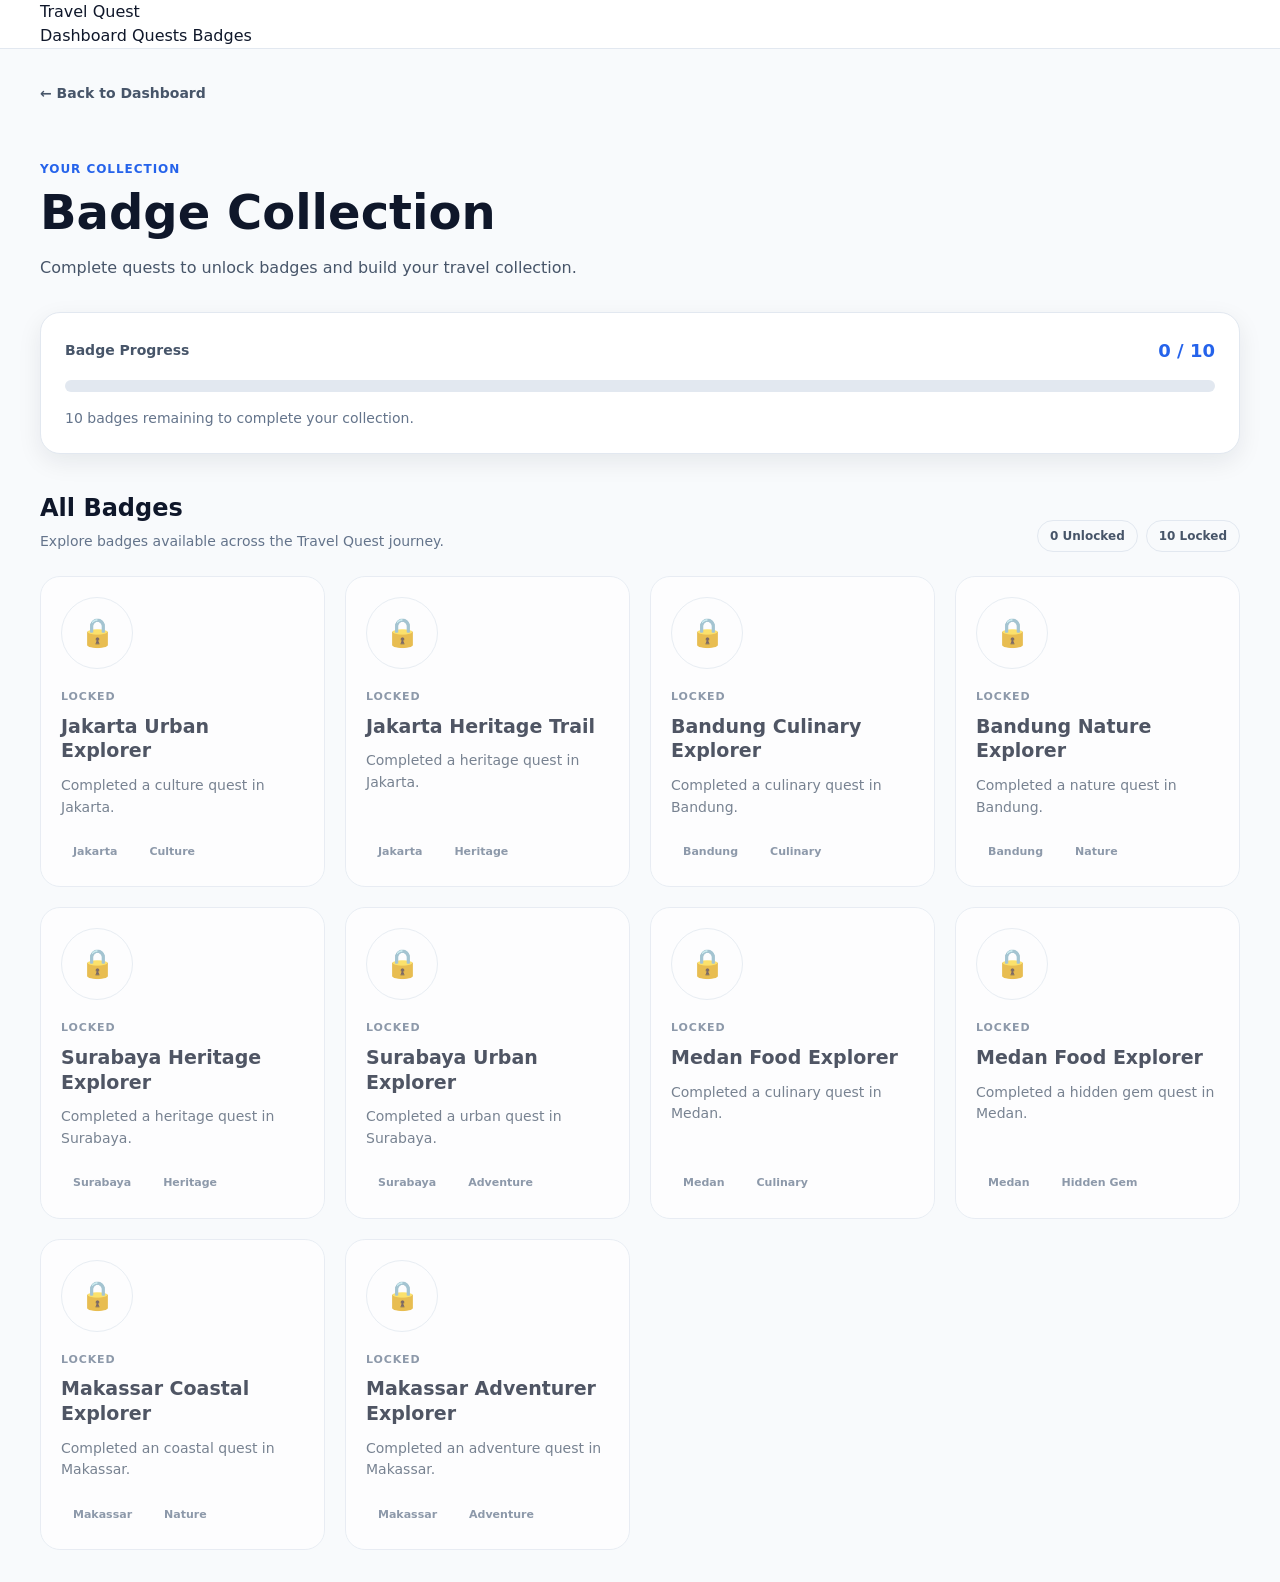
<file: badges.html>
<!DOCTYPE html>
<html lang="en">
    <head>
        <meta charset="UTF-8">
        <meta name="viewport" content="width=device-width, initial-scale=1.0">
        <meta name="description" content="Travel Quest badge collection">
        <title>Badge Collection — Travel Quest</title>
        <link rel="stylesheet" href="./css/reset.css">
        <link rel="stylesheet" href="./css/variables.css">
        <link rel="stylesheet" href="./css/components.css">
        <link rel="stylesheet" href="./css/main.css">
    </head>

    <body>
        <header class="site-header">
            <div class="container">
                <nav class="site-nav" aria-label="Main navigation">
                    <a class="site-logo" href="./index.html" aria-label="Travel Quest home">Travel Quest</a>
                    <div class="site-nav-links">
                        <a href="./index.html">Dashboard</a>
                        <a href="./index.html#quests">Quests</a>
                        <a href="./badges.html" aria-current="page">Badges</a>
                    </div>
                </nav>
            </div>
        </header>

        <main id="badge-app" class="badge-page">
            <div class="container">
                <a class="back-link" href="./index.html">← Back to Dashboard</a>
                <header class="badge-page-header">
                    <div>
                        <p class="section-eyebrow">Your Collection</p>
                        <h1 class="page-title">Badge Collection</h1>
                        <p class="page-description">Complete quests to unlock badges and build your travel collection.</p>
                    </div>
                </header>

                <section class="badge-progress-card" aria-labelledby="badge-progress-title">
                    <div class="badge-progress-content">
                        <div>
                            <span id="badge-progress-title" class="badge-progress-label">Badge Progress</span>
                            <strong id="badge-progress-count" class="badge-progress-count">0 / 0</strong>
                        </div>

                        <div class="badge-progress-track" role="progressbar" aria-valuemin="0" aria-valuemax="100" aria-valuenow="0" aria-label="Badge collection progress" id="badge-progress-bar-wrapper">
                            <div id="badge-progress-bar" class="badge-progress-bar"></div>
                        </div>

                        <p id="badge-progress-description" class="badge-progress-description">Start completing quests to unlock your first badge. </p>
                    </div>
                </section>

                <section class="badge-collection-section" aria-labelledby="all-badges-title">
                    <header class="section-header">
                        <div>
                            <h2 id="all-badges-title" class="section-title">All Badges</h2>
                            <p class="section-description">Explore badges available across the Travel Quest journey.</p>
                        </div>

                        <div id="badge-filter-summary" class="badge-filter-summary"></div>
                    </header>

                    <div id="badge-grid" class="badge-grid"></div>
                </section>
            </div>
        </main>

        <script type="module" src="./js/pages/badges.js"></script>
    </body>
</html>
</file>
<file: css/variables.css>
:root {
    --color-primary: #2563EB;
    --color-primary-dark: #1D4ED8;
    --color-primary-light: #DBEAFE;

    --color-bg: #F8FAFC;
    --color-surface: #FFFFFF;

    --color-text: #0F172A;
    --color-text-secondary: #475569;
    --color-text-muted: #64748B;

    --color-border: #E2E8F0;

    --color-success: #16A34A;
    --color-warning: #F59E0B;
    --color-danger: #DC2626;

    --color-xp: #D97706;
    --color-xp-bg: #FEF3C7;

    --radius-sm: 8px;
    --radius-md: 12px;
    --radius-lg: 20px;
    --radius-xl: 28px;

    --shadow-sm: 0 1px 3px rgb(15 23 42 / 0.08);
    --shadow-md: 0 8px 24px rgb(15 23 42 / 0.08);

    --container-width: 1200px;

    --space-1: 4px;
    --space-2: 8px;
    --space-3: 12px;
    --space-4: 16px;
    --space-5: 20px;
    --space-6: 24px;
    --space-8: 32px;
    --space-10: 40px;
    --space-12: 48px;
    --space-16: 64px;
}
</file>
<file: css/components.css>
[hidden] {
    display: none !important;
}

button:disabled {
    cursor: not-allowed;
    opacity: 0.5;
}
</file>
<file: css/main.css>
body {
    background: var(--color-bg);
    color: var(--color-text);
    font-family:
        Inter,
        ui-sans-serif,
        system-ui,
        -apple-system,
        BlinkMacSystemFont,
        "Segoe UI",
        sans-serif;
    line-height: 1.5;
}

.container {
    width: min(
        calc(100% - 32px),
        var(--container-width)
    );
    margin-inline: auto;
}

/* ==============================
    Header
================================= */

.site-header {
    position: sticky;
    top: 0;
    z-index: 100;
    background: rgb(255 255 255 / 92%);
    border-bottom: 1px solid var(--color-border);
    backdrop-filter: blur(12px);
}

.header-inner {
    min-height: 72px;
    display: flex;
    align-items: center;
    justify-content: space-between;
    gap: var(--space-6);
}

.brand {
    display: inline-flex;
    align-items: center;
    gap: var(--space-3);
    font-weight: 800;
}

.brand-mark {
    width: 36px;
    height: 36px;
    display: grid;
    place-items: center;
    border-radius: var(--radius-sm);
    background: var(--color-primary);
    color: white;
    font-size: 12px;
}

.brand-name {
    font-size: 18px;
}

.main-nav {
    display: flex;
    align-items: center;
    gap: var(--space-6);
}

.nav-link {
    color: var(--color-text-muted);
    font-size: 14px;
    font-weight: 600;
}

.nav-link:hover,
.nav-link.active {
    color: var(--color-primary);
}

.profile-button {
    display: inline-flex;
    align-items: center;
    gap: var(--space-2);
    padding: 4px 10px 4px 4px;
    border: 1px solid var(--color-border);
    border-radius: 999px;
    background: var(--color-surface);
    color: var(--color-text);
}

.profile-avatar {
    width: 32px;
    height: 32px;
    display: grid;
    place-items: center;
    border-radius: 50%;
    background: var(--color-primary-light);
    color: var(--color-primary);
    font-size: 13px;
    font-weight: 700;
}

.profile-name {
    font-size: 13px;
    font-weight: 600;
}

/* ==============================
    Dashboard
================================= */

.dashboard {
    padding-block: var(--space-12);
}

.dashboard-hero {
    display: grid;
    grid-template-columns: 1fr auto;
    align-items: center;
    gap: var(--space-8);
    margin-bottom: var(--space-10);
}

.eyebrow {
    margin: 0 0 var(--space-2);
    color: var(--color-primary);
    font-size: 13px;
    font-weight: 700;
    text-transform: uppercase;
    letter-spacing: 0.08em;
}

.dashboard-title {
    max-width: 700px;
    margin: 0;
    font-size: clamp(32px, 5vw, 52px);
    line-height: 1.05;
    letter-spacing: -0.03em;
}

.dashboard-description {
    max-width: 620px;
    margin: var(--space-4) 0 0;
    color: var(--color-text-secondary);
    font-size: 17px;
}

/* ==============================
    XP Card
================================= */

.xp-card {
    min-width: 220px;
    padding: var(--space-6);
    border-radius: var(--radius-lg);
    background: var(--color-surface);
    border: 1px solid var(--color-border);
    box-shadow: var(--shadow-sm);
}

.xp-card-label {
    color: var(--color-text-muted);
    font-size: 13px;
    font-weight: 600;
}

.xp-card-value {
    margin-top: var(--space-2);
    color: var(--color-xp);
    font-size: 32px;
    line-height: 1;
    font-weight: 800;
}

.xp-card-meta {
    margin-top: var(--space-2);
    color: var(--color-text-muted);
    font-size: 12px;
}

/* ==============================
    Stats
================================= */

.stats-grid {
    display: grid;
    grid-template-columns: repeat(3, 1fr);
    gap: var(--space-4);
    margin-bottom: var(--space-12);
}

.stat-card {
    padding: var(--space-6);
    background: var(--color-surface);
    border: 1px solid var(--color-border);
    border-radius: var(--radius-lg);
    box-shadow: var(--shadow-sm);
}

.stat-label {
    color: var(--color-text-muted);
    font-size: 13px;
    font-weight: 600;
}

.stat-value {
    margin-top: var(--space-2);
    font-size: 28px;
    font-weight: 800;
}

/* ==============================
    Section
================================= */

.dashboard-section {
    margin-top: var(--space-12);
}

.section-header {
    display: flex;
    align-items: end;
    justify-content: space-between;
    gap: var(--space-4);
    margin-bottom: var(--space-6);
}

.section-title {
    margin: 0;
    font-size: 24px;
    line-height: 1.2;
}

.section-description {
    margin: var(--space-2) 0 0;
    color: var(--color-text-muted);
    font-size: 14px;
}

/* ==============================
    Cities
================================= */

.city-grid {
    display: grid;
    grid-template-columns: repeat(5, 1fr);
    gap: var(--space-4);
}

.city-card {
    position: relative;
    min-height: 180px;
    display: flex;
    align-items: end;
    overflow: hidden;
    border-radius: var(--radius-lg);
    background: #cbd5e1;
}

.city-card-image {
    position: absolute;
    inset: 0;
    width: 100%;
    height: 100%;
    object-fit: cover;
}

.city-card::before {
    content: "";
    position: absolute;
    inset: 0;
    z-index: 1;
    background:
        linear-gradient(
            to top,
            rgb(0 0 0 / 70%),
            rgb(0 0 0 / 5%)
        );
}

.city-card-content {
    position: relative;
    z-index: 2;
    width: 100%;
    padding: var(--space-5);
    color: white;
}

.city-name {
    margin: 0;
    font-size: 20px;
    font-weight: 800;
}

.city-description {
    margin: var(--space-1) 0 0;
    font-size: 12px;
    opacity: 0.85;
}

/* ==============================
    Quest
================================= */

.quest-grid {
    display: grid;
    grid-template-columns: repeat(2, 1fr);
    gap: var(--space-5);
}

.quest-filters {
    display: grid;
    grid-template-columns: repeat(2, minmax(0, 1fr));
    gap: var(--space-4);
    margin-bottom: var(--space-6);
}

.filter-group {
    display: flex;
    flex-direction: column;
    gap: var(--space-2);
}

.filter-label {
    color: var(--color-text-secondary);
    font-size: 12px;
    font-weight: 700;
}

.filter-select {
    width: 100%;
    min-height: 44px;
    padding-inline: var(--space-4);
    border: 1px solid var(--color-border);
    border-radius: var(--radius-md);
    background: var(--color-surface);
    color: var(--color-text);
    cursor: pointer;
}

.filter-select:focus-visible {
    outline: 3px solid rgb(37 99 235 / 20%);
    outline-offset: 2px;
}

.quest-result-count {
    margin-bottom: var(--space-4);
    color: var(--color-text-muted);
    font-size: 13px;
}

.quest-card {
    padding: var(--space-6);
    background: var(--color-surface);
    border: 1px solid var(--color-border);
    border-radius: var(--radius-lg);
    box-shadow: var(--shadow-sm);
    transition:
        transform 150ms ease,
        box-shadow 150ms ease;
}

.quest-card:hover {
    transform: translateY(-2px);
    box-shadow: var(--shadow-md);
}

.quest-card-header {
    display: flex;
    align-items: start;
    justify-content: space-between;
    gap: var(--space-4);
}

.quest-category {
    display: inline-flex;
    padding: 5px 10px;
    border-radius: 999px;
    background: var(--color-primary-light);
    color: var(--color-primary);
    font-size: 11px;
    font-weight: 700;
    text-transform: uppercase;
}

.quest-title {
    margin: var(--space-3) 0 0;
    font-size: 20px;
    line-height: 1.25;
}

.quest-description {
    margin: var(--space-3) 0 0;
    color: var(--color-text-secondary);
    font-size: 14px;
}

.quest-meta {
    display: flex;
    align-items: center;
    justify-content: space-between;
    margin-top: var(--space-6);
    padding-top: var(--space-5);
    border-top: 1px solid var(--color-border);
}

.quest-tasks {
    color: var(--color-text-muted);
    font-size: 13px;
}

.quest-xp {
    color: var(--color-xp);
    font-size: 14px;
    font-weight: 800;
}

.quest-status {
    display: inline-flex;
    padding: 5px 10px;
    border-radius: 999px;
    font-size: 11px;
    font-weight: 700;
}

.quest-status.completed {
    background: #dcfce7;
    color: #166534;
}

.quest-button {
    margin-top: var(--space-5);
    width: 100%;
    min-height: 44px;
    border: 0;
    border-radius: var(--radius-md);
    background: var(--color-primary);
    color: white;
    font-size: 14px;
    font-weight: 700;
}

.quest-button:hover {
    background: var(--color-primary-dark);
}

.quest-button:disabled {
    background: #e2e8f0;
    color: #64748b;
    opacity: 1;
}

.quest-detail {
    padding-block: var(--space-10);
}

.back-link {
    display: inline-flex;
    align-items: center;
    margin-bottom: var(--space-8);
    color: var(--color-text-secondary);
    font-size: 14px;
    font-weight: 600;
}

.back-link:hover {
    color: var(--color-primary);
}

.quest-detail-header {
    max-width: 800px;
    margin-bottom: var(--space-8);
}

.quest-detail-title {
    margin: var(--space-4) 0 0;
    font-size: clamp(32px, 5vw, 48px);
    line-height: 1.1;
    letter-spacing: -0.03em;
}

.quest-detail-description {
    max-width: 700px;
    margin: var(--space-4) 0 0;
    color: var(--color-text-secondary);
    font-size: 17px;
}

.quest-detail-meta {
    display: flex;
    flex-wrap: wrap;
    gap: var(--space-3);
    margin-top: var(--space-6);
    color: var(--color-text-muted);
    font-size: 13px;
}

.quest-detail-meta span,
.quest-detail-meta strong {
    padding: 6px 10px;
    border-radius: 999px;
    background: var(--color-surface);
    border: 1px solid var(--color-border);
}

.quest-detail-meta strong {
    color: var(--color-xp);
    background: var(--color-xp-bg);
}

.tasks-section {
    max-width: 800px;
}

.task-list {
    display: flex;
    flex-direction: column;
    gap: var(--space-3);
    margin: 0;
    padding: 0;
    list-style: none;
}

.task-item {
    display: flex;
    align-items: center;
    gap: var(--space-4);
    min-height: 80px;
    padding: var(--space-4);
    background: var(--color-surface);
    border: 1px solid var(--color-border);
    border-radius: var(--radius-md);
    box-shadow: var(--shadow-sm);
    transition:
        border-color 150ms ease,
        background-color 150ms ease;
}

.task-item:hover {
    border-color: #bfdbfe;
}

.task-item.completed {
    background: #f8fafc;
}

.task-button {
    flex: 0 0 auto;
    width: 36px;
    height: 36px;
    display: grid;
    place-items: center;
    padding: 0;
    border: 2px solid #cbd5e1;
    border-radius: 50%;
    background: white;
    transition:
        background-color 150ms ease,
        border-color 150ms ease;
}

.task-button:hover:not(:disabled) {
    border-color: var(--color-primary);
}

.task-button:focus-visible {
    outline: 3px solid rgb(37 99 235 / 20%);
    outline-offset: 2px;
}

.task-button:disabled {
    cursor: default;
}

.task-check {
    color: white;
    font-size: 16px;
    font-weight: 800;
}

.task-item.completed .task-button {
    border-color: var(--color-success);
    background: var(--color-success);
}

.task-content {
    min-width: 0;
    flex: 1;
}

.task-number {
    color: var(--color-text-muted);
    font-size: 11px;
    font-weight: 700;
    text-transform: uppercase;
    letter-spacing: 0.05em;
}

.task-title {
    margin: 2px 0 0;
    font-size: 16px;
    line-height: 1.3;
}

.task-item.completed .task-title {
    color: var(--color-text-muted);
    text-decoration: line-through;
}

.task-completed-label {
    color: var(--color-success);
    font-size: 12px;
    font-weight: 700;
}

.quest-button:focus-visible,
.profile-button:focus-visible,
.nav-link:focus-visible {
    outline: 3px solid rgb(37 99 235 / 30%);
    outline-offset: 3px;
}

.empty-state {
    padding: var(--space-12);
    border: 1px dashed var(--color-border);
    border-radius: var(--radius-lg);
    background: var(--color-surface);
    text-align: center;
}

.empty-state-title {
    margin: 0;
    font-size: 18px;
}

.empty-state-description {
    margin: var(--space-2) 0 0;
    color: var(--color-text-muted);
    font-size: 14px;
}

.quest-progress-section {
    max-width: 800px;
    margin-bottom: var(--space-10);
    padding: var(--space-6);
    background: var(--color-surface);
    border: 1px solid var(--color-border);
    border-radius: var(--radius-lg);
    box-shadow: var(--shadow-sm);
}

.progress-header {
    display: flex;
    align-items: center;
    justify-content: space-between;
    margin-bottom: var(--space-3);
    font-size: 14px;
}

.progress-header strong {
    color: var(--color-primary);
}

.progress-track {
    width: 100%;
    height: 10px;
    overflow: hidden;
    border-radius: 999px;
    background: #e2e8f0;
}

.progress-bar {
    height: 100%;
    border-radius: inherit;
    background: var(--color-primary);
    transition: width 200ms ease;
}

.progress-percentage {
    margin: var(--space-2) 0 0;
    color: var(--color-text-muted);
    font-size: 12px;
}

.sr-only {
    position: absolute;
    width: 1px;
    height: 1px;
    padding: 0;
    margin: -1px;
    overflow: hidden;
    clip: rect(0, 0, 0, 0);
    white-space: nowrap;
    border: 0;
}

/* =========================================================
    QUEST COMPLETION
   ========================================================= */

.quest-completion {
    padding-block: var(--space-12);
}

.completion-card {
    width: min(100%, 640px);
    margin-inline: auto;
    padding: clamp(
        var(--space-8),
        6vw,
        var(--space-12)
    );
    text-align: center;
    background: var(--color-surface);
    border: 1px solid var(--color-border);
    border-radius: var(--radius-lg);
    box-shadow: var(--shadow-md);
}

.completion-icon {
    width: 72px;
    height: 72px;
    display: grid;
    place-items: center;
    margin-inline: auto;
    margin-bottom: var(--space-5);
    border-radius: 50%;
    background: var(--color-success);
    color: #ffffff;
    font-size: 32px;
    font-weight: 800;
}

.completion-eyebrow {
    margin: 0;
    color: var(--color-success);
    font-size: 12px;
    font-weight: 800;
    text-transform: uppercase;
    letter-spacing: 0.08em;
}

.completion-title {
    margin: var(--space-3) 0 0;
    font-size: clamp(
        28px,
        5vw,
        40px
    );
    line-height: 1.15;
}

.completion-description {
    max-width: 500px;
    margin: var(--space-4) auto 0;
    color: var(--color-text-secondary);
    font-size: 16px;
    line-height: 1.6;
}

.reward-summary {
    display: grid;
    gap: var(--space-3);
    margin-top: var(--space-8);
}

.reward-item {
    display: flex;
    align-items: center;
    justify-content: space-between;
    gap: var(--space-4);
    padding: var(--space-4);
    background: var(--color-background);
    border: 1px solid var(--color-border);
    border-radius: var(--radius-md);
    text-align: left;
}

.reward-label {
    color: var(--color-text-muted);
    font-size: 13px;
}

.reward-value {
    color: var(--color-primary);
    font-size: 15px;
    font-weight: 800;
    text-align: right;
}

.completion-actions {
    display: flex;
    flex-wrap: wrap;
    justify-content: center;
    gap: var(--space-3);
    margin-top: var(--space-8);
}

.secondary-button {
    min-height: 44px;
    display: inline-flex;
    align-items: center;
    justify-content: center;
    padding-inline: var(--space-5);
    border: 1px solid var(--color-border);
    border-radius: var(--radius-md);
    background: var(--color-surface);
    color: var(--color-text);
    font-size: 14px;
    font-weight: 700;
    text-decoration: none;
    transition:
        background-color 150ms ease,
        border-color 150ms ease;
}

.secondary-button:hover {
    background: var(--color-background);
    border-color: var(--color-text-muted);
}

/* =========================================================
   BADGE COLLECTION
   ========================================================= */

.badge-page {
    padding-block: var(--space-8);
}

.badge-page-header {
    margin-top: var(--space-6);
    margin-bottom: var(--space-8);
}

.section-eyebrow {
    margin: 0 0 var(--space-2);
    color: var(--color-primary);
    font-size: 12px;
    font-weight: 800;
    letter-spacing: 0.08em;
    text-transform: uppercase;
}

.page-title {
    margin: 0;
    font-size: clamp(32px, 5vw, 48px);
    line-height: 1.1;
}

.page-description {
    max-width: 640px;
    margin: var(--space-4) 0 0;
    color: var(--color-text-secondary);
    font-size: 16px;
    line-height: 1.6;
}

/* =========================================================
    BADGE PROGRESS
   ========================================================= */

.badge-progress-card {
    margin-bottom: var(--space-10);
    padding: var(--space-6);
    background: var(--color-surface);
    border: 1px solid var(--color-border);
    border-radius: var(--radius-lg);
    box-shadow: var(--shadow-md);
}

.badge-progress-content {
    display: grid;
    gap: var(--space-4);
}

.badge-progress-content > div:first-child {
    display: flex;
    align-items: center;
    justify-content: space-between;
    gap: var(--space-4);
}

.badge-progress-label {
    color: var(--color-text-secondary);
    font-size: 14px;
    font-weight: 700;
}

.badge-progress-count {
    color: var(--color-primary);
    font-size: 18px;
    font-weight: 800;
}

.badge-progress-track {
    width: 100%;
    height: 12px;
    overflow: hidden;
    background: var(--color-border);
    border-radius: 999px;
}

.badge-progress-bar {
    width: 0;
    height: 100%;
    background: var(--color-primary);
    border-radius: inherit;
    transition: width 250ms ease;
}

.badge-progress-description {
    margin: 0;
    color: var(--color-text-muted);
    font-size: 14px;
    line-height: 1.5;
}

/* =========================================================
    BADGE COLLECTION HEADER
   ========================================================= */

.badge-filter-summary {
    display: flex;
    flex-wrap: wrap;
    gap: var(--space-2);
}

.badge-filter-summary span {
    display: inline-flex;
    align-items: center;
    min-height: 32px;
    padding-inline: var(--space-3);
    background: var(--color-background);
    border: 1px solid var(--color-border);
    border-radius: 999px;
    color: var(--color-text-secondary);
    font-size: 12px;
    font-weight: 700;
}

/* =========================================================
    BADGE GRID
   ========================================================= */

.badge-grid {
    display: grid;
    grid-template-columns: repeat(auto-fill, minmax(260px, 1fr));
    gap: var(--space-5);
}

/* =========================================================
    BADGE CARD
   ========================================================= */

.badge-card {
    min-height: 280px;
    display: flex;
    flex-direction: column;
    padding: var(--space-5);
    background: var(--color-surface);
    border: 1px solid var(--color-border);
    border-radius: var(--radius-lg);
    transition:
        transform 150ms ease,
        box-shadow 150ms ease,
        border-color 150ms ease;
}

.badge-card:hover {
    transform: translateY(-2px);
    box-shadow: var(--shadow-md);
}

.badge-card--unlocked {
    border-color: var(--color-primary);
}

.badge-card--locked {
    opacity: 0.72;
}

.badge-card-icon {
    width: 72px;
    height: 72px;
    display: grid;
    place-items: center;
    margin-bottom: var(--space-5);
    background: var(--color-background);
    border: 1px solid var(--color-border);
    border-radius: 50%;
    color: var(--color-primary);
    font-size: 28px;
    font-weight: 800;
}

.badge-card--unlocked
.badge-card-icon {
    background: color-mix(in srgb, var(--color-primary) 10%, var(--color-surface));
    border-color: var(--color-primary);
}

.badge-card-content {
    display: flex;
    flex: 1;
    flex-direction: column;
}

.badge-status {
    margin-bottom: var(--space-2);
    color: var(--color-text-muted);
    font-size: 11px;
    font-weight: 800;
    letter-spacing: 0.08em;
    text-transform: uppercase;
}

.badge-card--unlocked
.badge-status {
    color: var(--color-success);
}

.badge-card-title {
    margin: 0;
    font-size: 19px;
    line-height: 1.3;
}

.badge-card-description {
    margin: var(--space-3) 0 0;
    color: var(--color-text-secondary);
    font-size: 14px;
    line-height: 1.55;
}

.badge-card-meta {
    display: flex;
    flex-wrap: wrap;
    gap: var(--space-2);
    margin-top: auto;
    padding-top: var(--space-5);
}

.badge-card-meta span {
    display: inline-flex;
    align-items: center;
    min-height: 28px;
    padding-inline: var(--space-3);
    background: var(--color-background);
    border-radius: 999px;
    color: var(--color-text-muted);
    font-size: 11px;
    font-weight: 700;
}

/* =========================================================
    DASHBOARD PROGRESSION
   ========================================================= */

.progression-section {
    padding-block: var(--space-6);
}

.progression-card {
    padding: var(--space-6);
    background: var(--color-surface);
    border: 1px solid var(--color-border);
    border-radius: var(--radius-lg);
    box-shadow: var(--shadow-md);
}

.progression-header {
    display: flex;
    align-items: center;
    justify-content: space-between;
    gap: var(--space-6);
    margin-bottom: var(--space-8);
}

.progression-title {
    margin: 0;
    font-size: clamp(24px, 4vw, 32px);
    line-height: 1.2;
}

.level-badge {
    min-width: 76px;
    min-height: 76px;
    display: flex;
    flex-direction: column;
    align-items: center;
    justify-content: center;
    background: color-mix(in srgb, var(--color-primary) 10%, var(--color-surface));
    border: 2px solid var(--color-primary);
    border-radius: 50%;
}

.level-badge-label {
    color: var(--color-text-muted);
    font-size: 9px;
    font-weight: 800;
    letter-spacing: 0.1em;
}

.level-badge-value {
    color: var(--color-primary);
    font-size: 28px;
    line-height: 1;
    margin-top: 4px;
}


/* =========================================================
    XP
   ========================================================= */

.progression-xp {
    display: grid;
    gap: var(--space-3);
}

.progression-xp-header {
    display: flex;
    align-items: flex-end;
    justify-content: space-between;
    gap: var(--space-4);
}

.progression-xp-header > div {
    display: flex;
    flex-direction: column;
    gap: 4px;
}

.progression-label,
.progression-next-level span {
    color: var(--color-text-muted);
    font-size: 12px;
    font-weight: 700;
    text-transform: uppercase;
    letter-spacing: 0.05em;
}

.progression-xp-value {
    color: var(--color-primary);
    font-size: 24px;
}

.progression-next-level {
    text-align: right;
}

.progression-next-level strong {
    color: var(--color-text-secondary);
    font-size: 14px;
}


/* =========================================================
    XP PROGRESS BAR
   ========================================================= */

.xp-progress-track {
    width: 100%;
    height: 14px;
    overflow: hidden;
    background: var(--color-border);
    border-radius: 999px;
}

.xp-progress-bar {
    width: 0;
    height: 100%;
    background: var(--color-primary);
    border-radius: inherit;
    transition: width 300ms ease;
}

.progression-xp-footer {
    display: flex;
    align-items: center;
    justify-content: space-between;
    gap: var(--space-4);
    color: var(--color-text-muted);
    font-size: 12px;
    font-weight: 600;
}

/* ==============================
    Footer
================================= */

.site-footer {
    margin-top: var(--space-16);
    padding-block: var(--space-8);
    border-top: 1px solid var(--color-border);
    color: var(--color-text-muted);
    font-size: 13px;
}

/* ==============================
    Responsive
================================= */

@media (max-width: 900px) {
    .city-grid {
        grid-template-columns: repeat(3, 1fr);
    }

    .dashboard-hero {
        grid-template-columns: 1fr;
    }

    .xp-card {
        width: 100%;
    }
}

@media (max-width: 700px) {
    .main-nav {
        display: none;
    }

    .profile-name {
        display: none;
    }

    .stats-grid,
    .quest-grid {
        grid-template-columns: 1fr;
    }

    .city-grid {
        grid-template-columns: repeat(2, 1fr);
    }

    .dashboard {
        padding-block: var(--space-8);
    }

    .dashboard-title {
        font-size: 36px;
    }

    .quest-filters {
        grid-template-columns: 1fr;
    }
}

@media (max-width: 640px) {
    .quest-completion {
        padding-block: var(--space-8);
    }

    .completion-card {
        padding: var(--space-6);
    }

    .reward-item {
        align-items: flex-start;
        flex-direction: column;
        gap: var(--space-2);
    }

    .reward-value {
        text-align: left;
    }

    .completion-actions {
        flex-direction: column;
    }

    .completion-actions a {
        width: 100%;
    }

    .badge-page {
        padding-block: var(--space-6);
    }

    .badge-progress-card {
        padding: var(--space-5);
    }

    .badge-progress-content > div:first-child {
        align-items: flex-start;
        flex-direction: column;
    }

    .badge-grid {
        grid-template-columns: 1fr;
    }

    .badge-filter-summary {
        width: 100%;
    }

    .progression-card {
        padding: var(--space-5);
    }

    .progression-header {
        align-items: flex-start;
    }

    .level-badge {
        min-width: 64px;
        min-height: 64px;
    }

    .level-badge-value {
        font-size: 24px;
    }

    .progression-xp-header {
        align-items: flex-start;

        flex-direction: column;
    }

    .progression-next-level {
        text-align: left;
    }
}

@media (max-width: 480px) {
    .city-grid {
        grid-template-columns: 1fr;
    }
    
    .city-card {
        min-height: 160px;
    }
}
</file>
